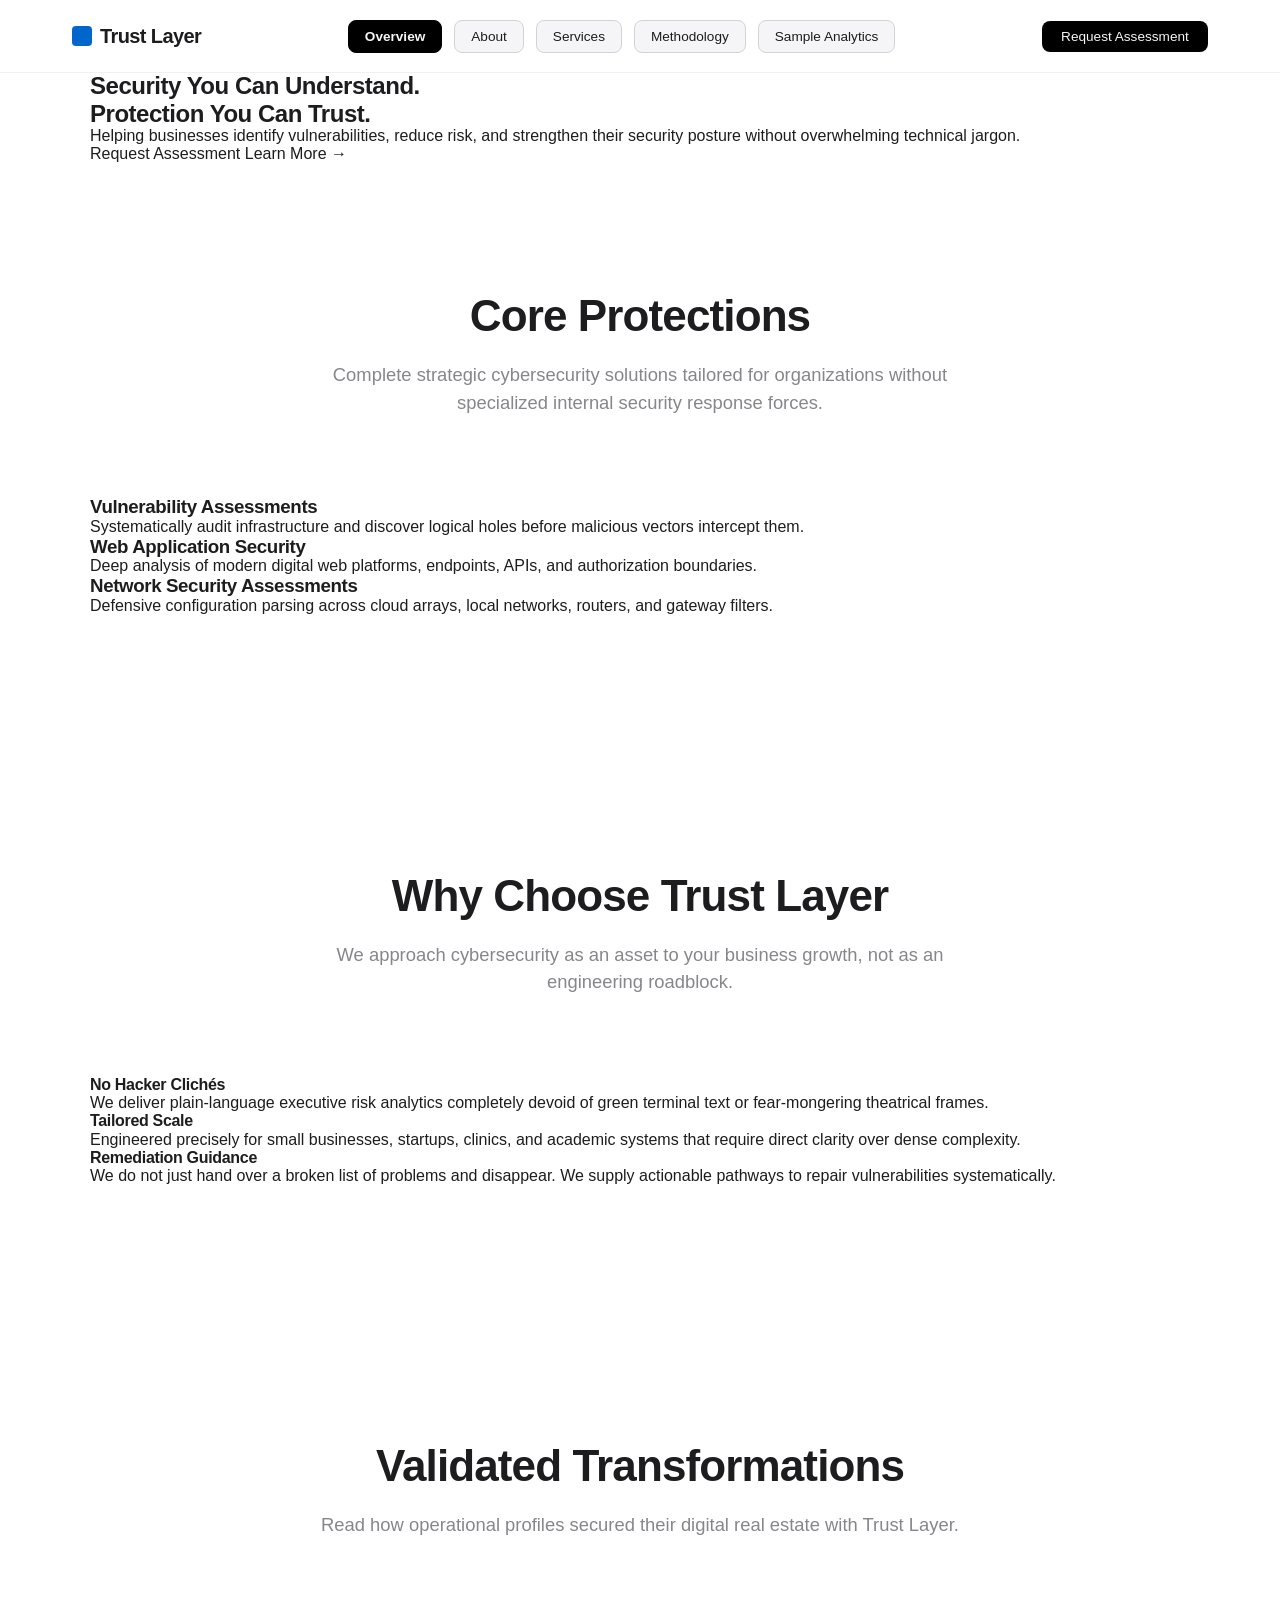
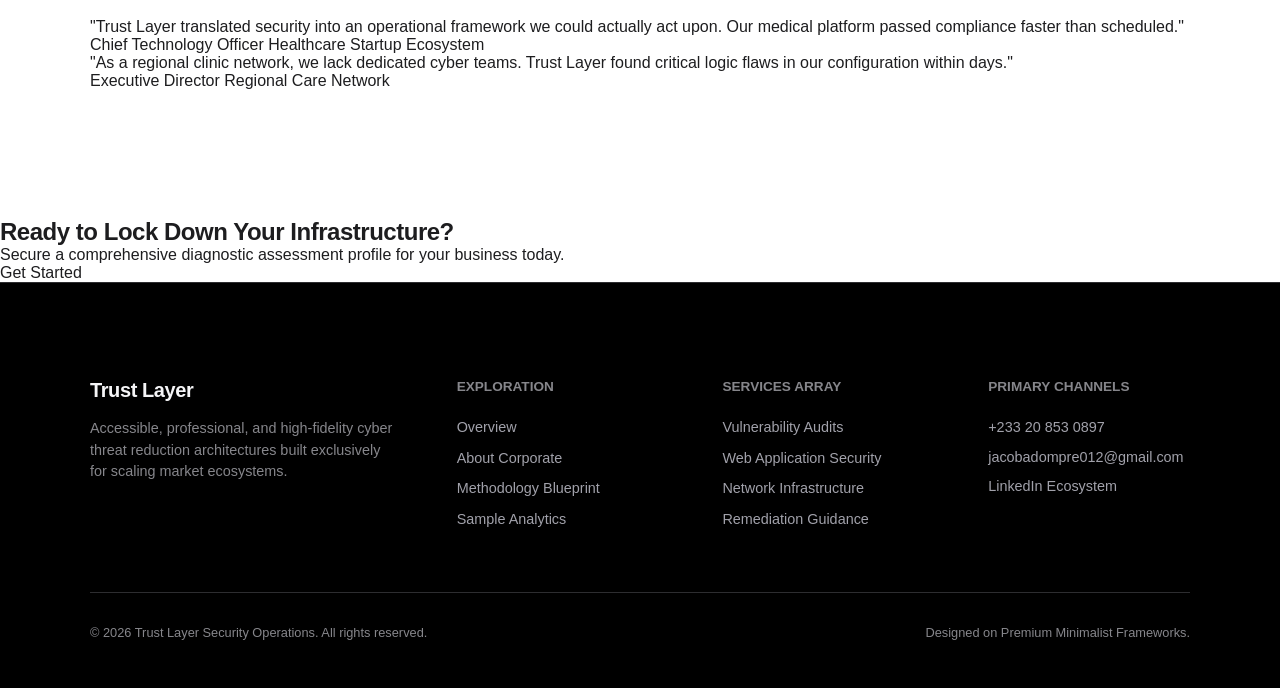
<file: index.html>
<!DOCTYPE html>
<html lang="en">
<head>
  <meta charset="UTF-8">
  <meta name="viewport" content="width=device-width, initial-scale=1.0">
  <title>Trust Layer | Cybersecurity Architecture</title>
  <link rel="stylesheet" href="css/style.css">
</head>
<body>

  <header class="premium-header">
    <div class="header-container">
      <a href="index.html" class="logo-zone"><div class="logo-icon"></div>Trust Layer</a>
      <nav class="nav-links" id="js-nav-menu">
        <a href="index.html" class="nav-item active">Overview</a>
        <a href="about.html" class="nav-item">About</a>
        <a href="services.html" class="nav-item">Services</a>
        <a href="methodology.html" class="nav-item">Methodology</a>
        <a href="reports.html" class="nav-item">Sample Analytics</a>
      </nav>
      <div><a href="contact.html" class="nav-cta">Request Assessment</a></div>
    </div>
  </header>

  <main>
    <section class="hero-section">
      <div class="content-container">
        <h1>Security You Can Understand.<br>Protection You Can Trust.</h1>
        <p>Helping businesses identify vulnerabilities, reduce risk, and strengthen their security posture without overwhelming technical jargon.</p>
        <div class="btn-group">
          <a href="contact.html" class="btn-primary">Request Assessment</a>
          <a href="services.html" class="btn-secondary">Learn More →</a>
        </div>
      </div>
    </section>

    <section class="section-padding">
      <div class="content-container">
        <div class="center-header">
          <h2>Core Protections</h2>
          <p>Complete strategic cybersecurity solutions tailored for organizations without specialized internal security response forces.</p>
        </div>
        <div class="premium-grid">
          <div class="feature-card">
            <h3>Vulnerability Assessments</h3>
            <p>Systematically audit infrastructure and discover logical holes before malicious vectors intercept them.</p>
          </div>
          <div class="feature-card">
            <h3>Web Application Security</h3>
            <p>Deep analysis of modern digital web platforms, endpoints, APIs, and authorization boundaries.</p>
          </div>
          <div class="feature-card">
            <h3>Network Security Assessments</h3>
            <p>Defensive configuration parsing across cloud arrays, local networks, routers, and gateway filters.</p>
          </div>
        </div>
      </div>
    </section>

    <section class="section-padding dark-canvas">
      <div class="content-container">
        <div class="center-header">
          <h2>Why Choose Trust Layer</h2>
          <p>We approach cybersecurity as an asset to your business growth, not as an engineering roadblock.</p>
        </div>
        <div class="why-grid">
          <div class="why-box">
            <h4>No Hacker Clichés</h4>
            <p>We deliver plain-language executive risk analytics completely devoid of green terminal text or fear-mongering theatrical frames.</p>
          </div>
          <div class="why-box">
            <h4>Tailored Scale</h4>
            <p>Engineered precisely for small businesses, startups, clinics, and academic systems that require direct clarity over dense complexity.</p>
          </div>
          <div class="why-box">
            <h4>Remediation Guidance</h4>
            <p>We do not just hand over a broken list of problems and disappear. We supply actionable pathways to repair vulnerabilities systematically.</p>
          </div>
        </div>
      </div>
    </section>

    <section class="section-padding">
      <div class="content-container">
        <div class="center-header">
          <h2>Validated Transformations</h2>
          <p>Read how operational profiles secured their digital real estate with Trust Layer.</p>
        </div>
        <div class="testimonial-scroll">
          <div class="testimonial-card">
            <p class="testimonial-text">"Trust Layer translated security into an operational framework we could actually act upon. Our medical platform passed compliance faster than scheduled."</p>
            <div class="testimonial-author">Chief Technology Officer <span>Healthcare Startup Ecosystem</span></div>
          </div>
          <div class="testimonial-card">
            <p class="testimonial-text">"As a regional clinic network, we lack dedicated cyber teams. Trust Layer found critical logic flaws in our configuration within days."</p>
            <div class="testimonial-author">Executive Director <span>Regional Care Network</span></div>
          </div>
        </div>
      </div>
    </section>

    <div class="strip-cta">
      <h2>Ready to Lock Down Your Infrastructure?</h2>
      <p>Secure a comprehensive diagnostic assessment profile for your business today.</p>
      <a href="contact.html" class="btn-primary">Get Started</a>
    </div>
  </main>

  <footer class="premium-footer">
    <div class="footer-columns-grid">
      <div class="footer-brand">
        <h4>Trust Layer</h4>
        <p>Accessible, professional, and high-fidelity cyber threat reduction architectures built exclusively for scaling market ecosystems.</p>
      </div>
      <div class="footer-column-stack">
        <h5>Exploration</h5>
        <ul>
          <li><a href="index.html">Overview</a></li>
          <li><a href="about.html">About Corporate</a></li>
          <li><a href="methodology.html">Methodology Blueprint</a></li>
          <li><a href="reports.html">Sample Analytics</a></li>
        </ul>
      </div>
      <div class="footer-column-stack">
        <h5>Services Array</h5>
        <ul>
          <li><a href="services.html">Vulnerability Audits</a></li>
          <li><a href="services.html">Web Application Security</a></li>
          <li><a href="services.html">Network Infrastructure</a></li>
          <li><a href="services.html">Remediation Guidance</a></li>
        </ul>
      </div>
      <div class="footer-column-stack">
        <h5>Primary Channels</h5>
        <ul>
          <li><a href="tel:+233208530897">+233 20 853 0897</a></li>
          <li><p style="color: #a1a1aa; font-size: 0.9rem; margin: 0;">jacobadompre012@gmail.com</p></li>
          <li><a href="https://www.linkedin.com/in/adompre-jacob-47b8203b1?utm_source=share_via&utm_content=profile&utm_medium=member_ios" target="_blank" rel="noopener noreferrer">LinkedIn Ecosystem</a></li>
        </ul>
      </div>
    </div>
    <div class="footer-bottom-baseline">
      <p>&copy; 2026 Trust Layer Security Operations. All rights reserved.</p>
      <p>Designed on Premium Minimalist Frameworks.</p>
    </div>
  </footer>

  <script>
    const toggle = document.getElementById('js-menu-toggle');
    const menu = document.getElementById('js-nav-menu');
    if(toggle) { toggle.addEventListener('click', () => menu.classList.toggle('mobile-open')); }
  </script>
</body>
</html>
</file>
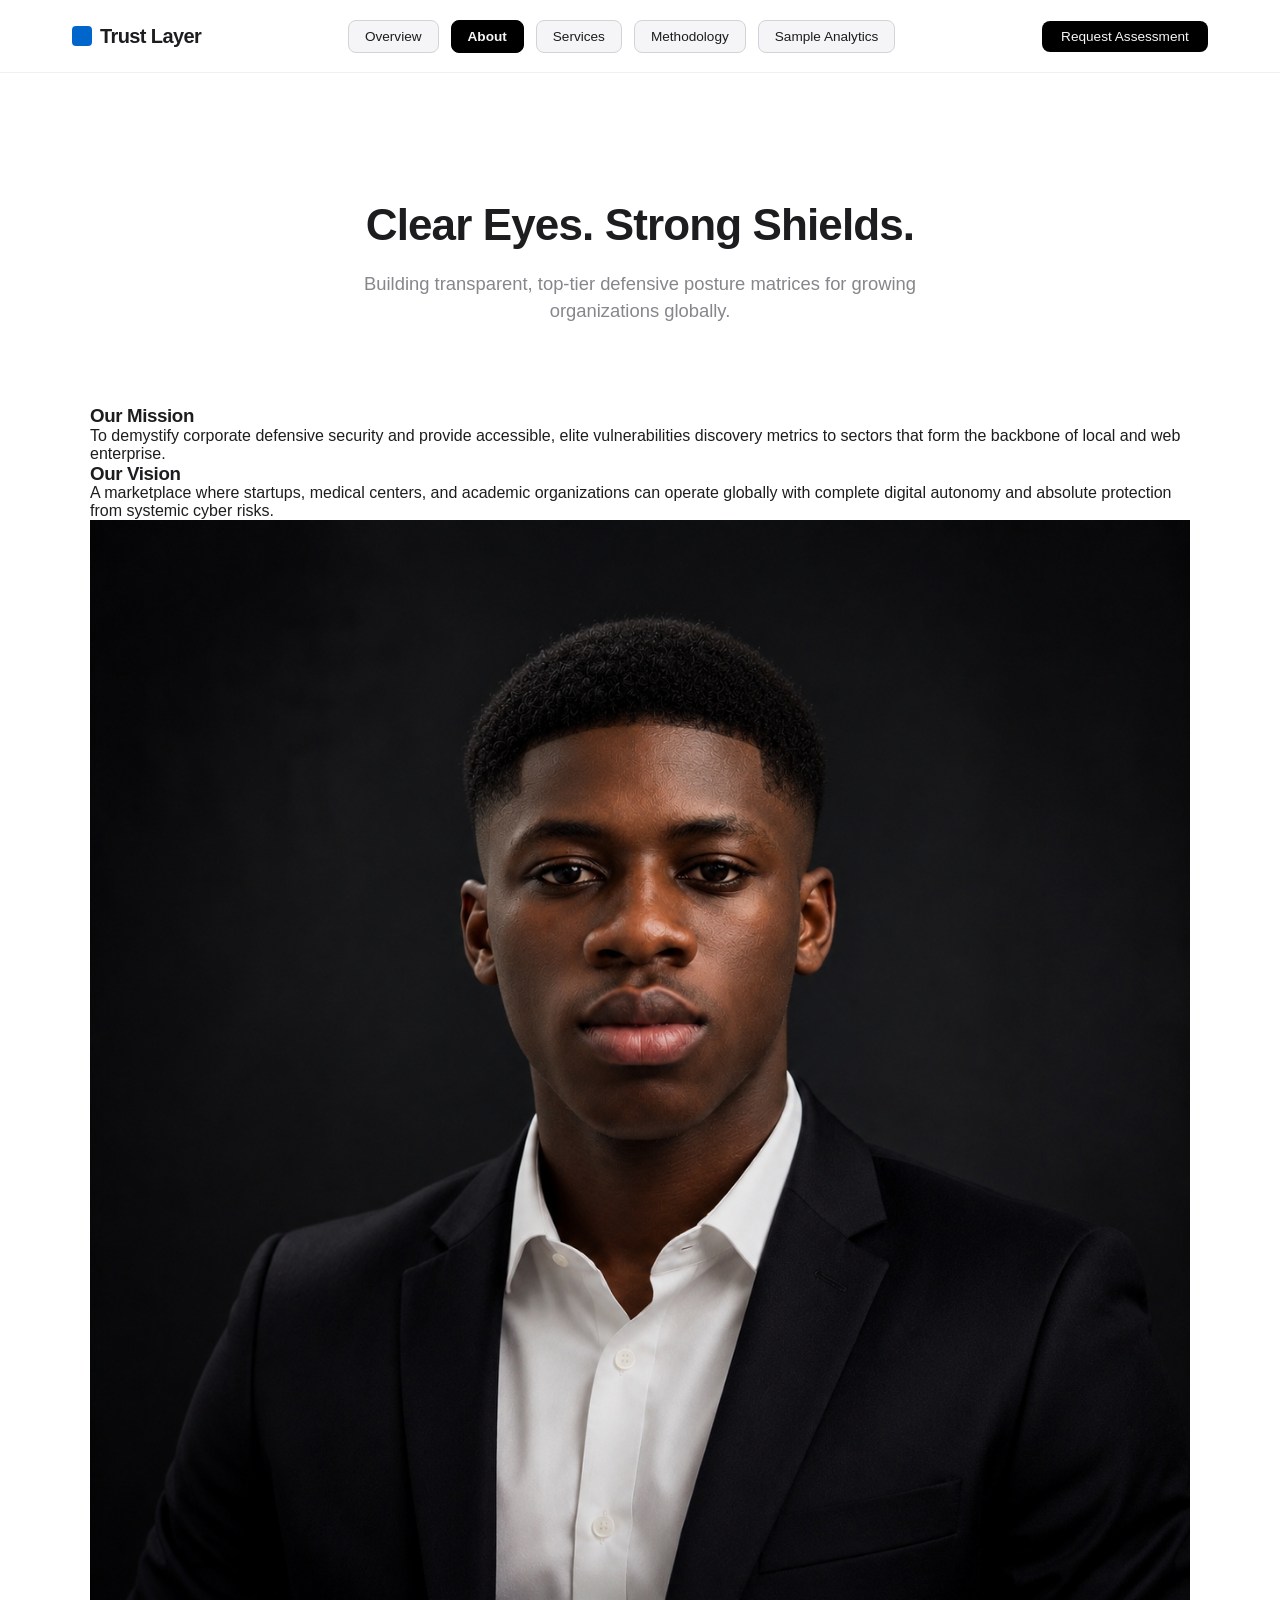
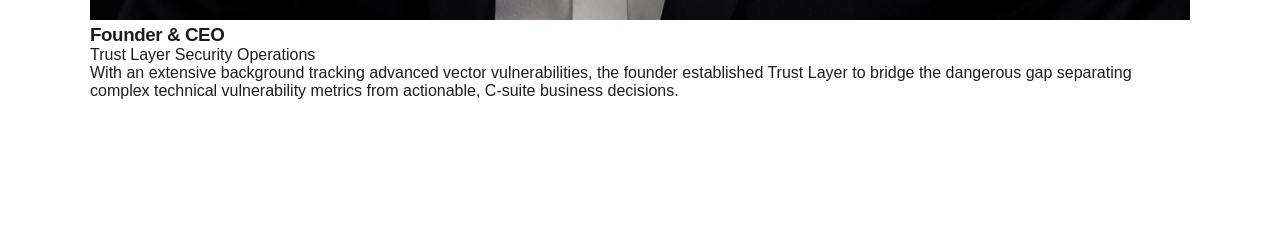
<file: about.html>
<!DOCTYPE html>
<html lang="en">
<head>
  <meta charset="UTF-8">
  <meta name="viewport" content="width=device-width, initial-scale=1.0">
  <title>About | Trust Layer</title>
  <link rel="stylesheet" href="css/style.css">
</head>
<body>
  <header class="premium-header">
    <div class="header-container">
      <a href="index.html" class="logo-zone"><div class="logo-icon"></div>Trust Layer</a>
      <nav class="nav-links">
        <a href="index.html" class="nav-item">Overview</a>
        <a href="about.html" class="nav-item active">About</a>
        <a href="services.html" class="nav-item">Services</a>
        <a href="methodology.html" class="nav-item">Methodology</a>
        <a href="reports.html" class="nav-item">Sample Analytics</a>
      </nav>
      <div><a href="contact.html" class="nav-cta">Request Assessment</a></div>
    </div>
  </header>

  <main class="section-padding">
    <div class="content-container">
      <div class="center-header">
        <h2>Clear Eyes. Strong Shields.</h2>
        <p>Building transparent, top-tier defensive posture matrices for growing organizations globally.</p>
      </div>
      
      <div class="identity-grid">
        <div class="identity-block">
          <h3>Our Mission</h3>
          <p>To demystify corporate defensive security and provide accessible, elite vulnerabilities discovery metrics to sectors that form the backbone of local and web enterprise.</p>
        </div>
        <div class="identity-block">
          <h3>Our Vision</h3>
          <p>A marketplace where startups, medical centers, and academic organizations can operate globally with complete digital autonomy and absolute protection from systemic cyber risks.</p>
        </div>
      </div>

      <div class="founder-profile">
        <!-- Replaced text placeholder with the actual image link -->
        <div class="founder-avatar">
          <img src="images/founder.png" alt="Founder & CEO" style="width: 100%; height: 100%; object-fit: cover; border-radius: inherit;">
        </div>
        <div class="founder-bio">
          <h3>Founder & CEO</h3>
          <div class="title">Trust Layer Security Operations</div>
          <p>With an extensive background tracking advanced vector vulnerabilities, the founder established Trust Layer to bridge the dangerous gap separating complex technical vulnerability metrics from actionable, C-suite business decisions.</p>
        </div>
      </div>
    </div>
  </main>
</body>
</html>
</file>
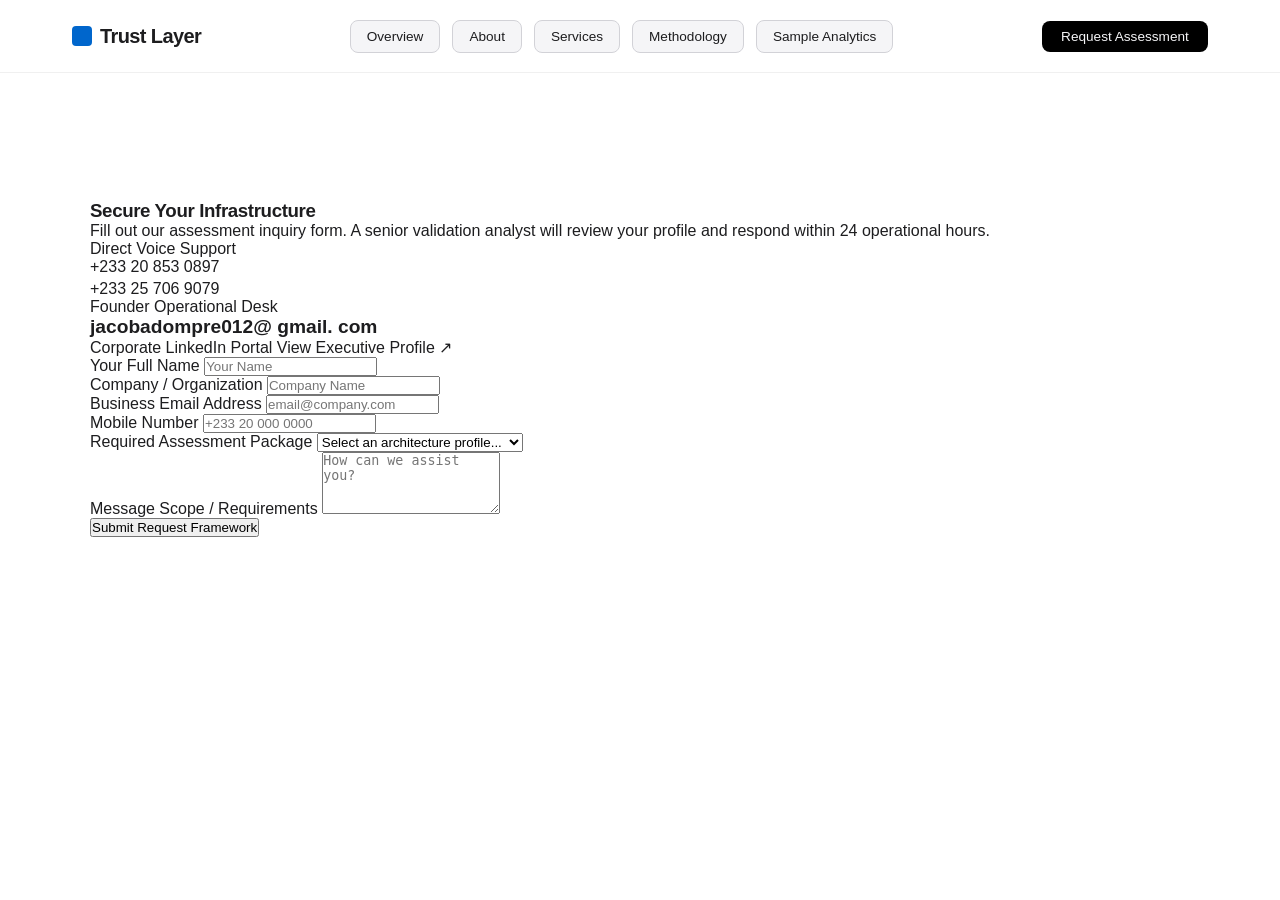
<file: contact.html>
<!DOCTYPE html>
<html lang="en">
<head>
  <meta charset="UTF-8">
  <meta name="viewport" content="width=device-width, initial-scale=1.0">
  <title>Contact | Trust Layer</title>
  <link rel="stylesheet" href="css/style.css">
</head>
<body>
  <header class="premium-header">
    <div class="header-container">
      <a href="index.html" class="logo-zone"><div class="logo-icon"></div>Trust Layer</a>
      <nav class="nav-links">
        <a href="index.html" class="nav-item">Overview</a>
        <a href="about.html" class="nav-item">About</a>
        <a href="services.html" class="nav-item">Services</a>
        <a href="methodology.html" class="nav-item">Methodology</a>
        <a href="reports.html" class="nav-item">Sample Analytics</a>
      </nav>
      <div><a href="contact.html" class="nav-cta">Request Assessment</a></div>
    </div>
  </header>

  <main class="section-padding">
    <div class="content-container">
      <div class="contact-split-view">
        <div class="contact-info-column">
          <h3>Secure Your Infrastructure</h3>
          <p>Fill out our assessment inquiry form. A senior validation analyst will review your profile and respond within 24 operational hours.</p>
          <div class="channels-stack">
            <div class="channel-node-card">
              <span>Direct Voice Support</span>
              <a href="tel:+233208530897" style="display: block; margin-bottom: 0.3rem;">+233 20 853 0897</a>
              <a href="tel:+233257069079">+233 25 706 9079</a>
            </div>
            <div class="channel-node-card">
              <span>Founder Operational Desk</span>
              <p style="font-size: 1.2rem; font-weight: 600; color: var(--text-primary); margin: 0;">jacobadompre012@ gmail. com</p>
            </div>
            <div class="channel-node-card">
              <span>Corporate LinkedIn Portal</span>
              <a href="https://www.linkedin.com/in/adompre-jacob-47b8203b1?utm_source=share_via&utm_content=profile&utm_medium=member_ios" target="_blank" rel="noopener noreferrer">View Executive Profile ↗</a>
            </div>
          </div>
        </div>

        <div class="contact-form-wrapper">
          <!-- Formspree Secure Endpoint Configuration Active -->
          <form action="https://formspree.io/f/mykqwyvg" method="POST" class="premium-form-facade">
            <div class="form-dual-row">
              <div class="field-group">
                <label for="name">Your Full Name</label>
                <input type="text" id="name" name="name" placeholder="Your Name" required>
              </div>
              <div class="field-group">
                <label for="company">Company / Organization</label>
                <input type="text" id="company" name="company" placeholder="Company Name" required>
              </div>
            </div>
            <div class="form-dual-row">
              <div class="field-group">
                <label for="email">Business Email Address</label>
                <input type="email" id="email" name="email" placeholder="email@company.com" required>
              </div>
              <div class="field-group">
                <label for="phone">Mobile Number</label>
                <input type="tel" id="phone" name="phone" placeholder="+233 20 000 0000">
              </div>
            </div>
            <div class="field-group">
              <label for="service">Required Assessment Package</label>
              <select id="service" name="service_needed" required>
                <option value="" disabled selected>Select an architecture profile...</option>
                <option value="Vulnerability Assessments">Vulnerability Assessments</option>
                <option value="Web Application Security">Web Application Security</option>
                <option value="Network Security Assessments">Network Security Assessments</option>
                <option value="Security Consulting">Security Consulting</option>
                <option value="Remediation Guidance">Remediation Guidance</option>
              </select>
            </div>
            <div class="field-group">
              <label for="message">Message Scope / Requirements</label>
              <textarea id="message" name="message" rows="4" placeholder="How can we assist you?" required></textarea>
            </div>
            
            <!-- Anti-Bot Honeypot Field Trap: Hidden from humans, trips up scraping scripts -->
            <input type="text" name="_gotcha" style="display:none">

            <button type="submit" class="submit-btn">Submit Request Framework</button>
          </form>
        </div>
      </div>
    </div>
  </main>
</body>
</html>
</file>
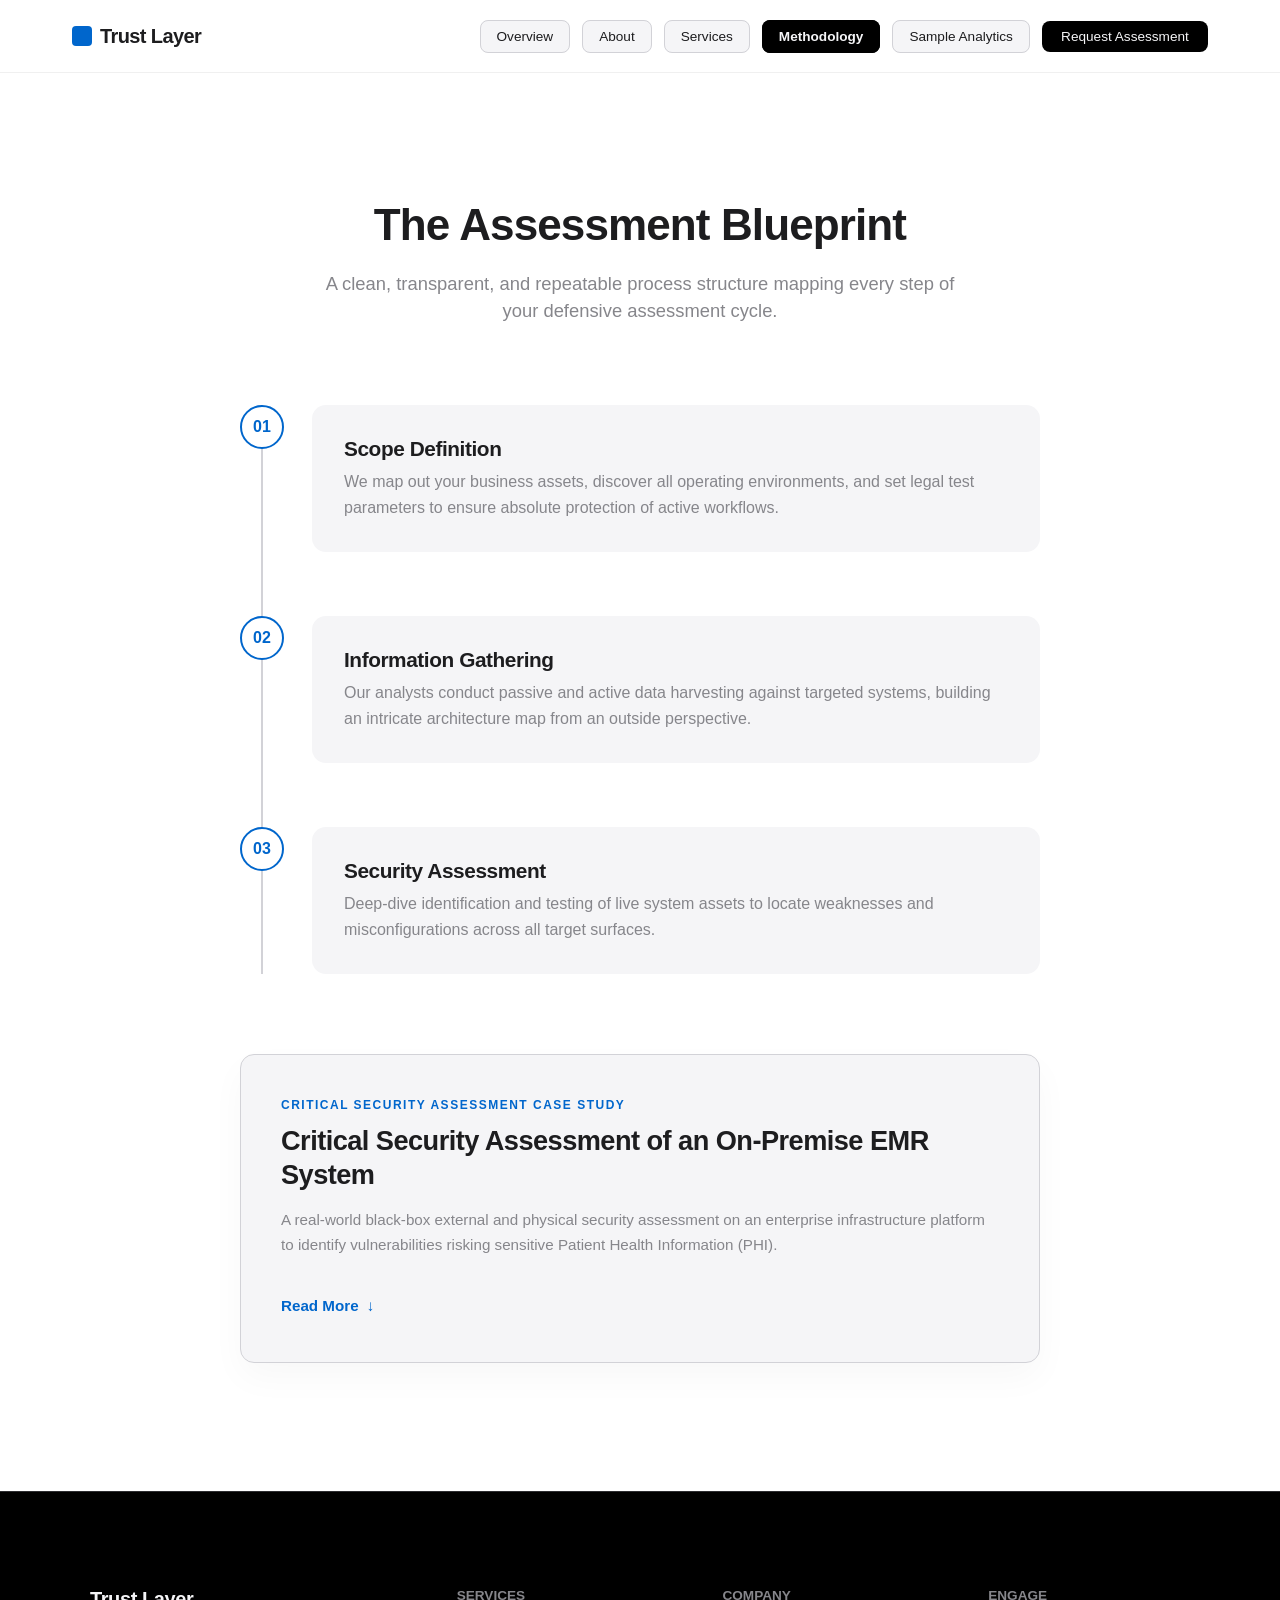
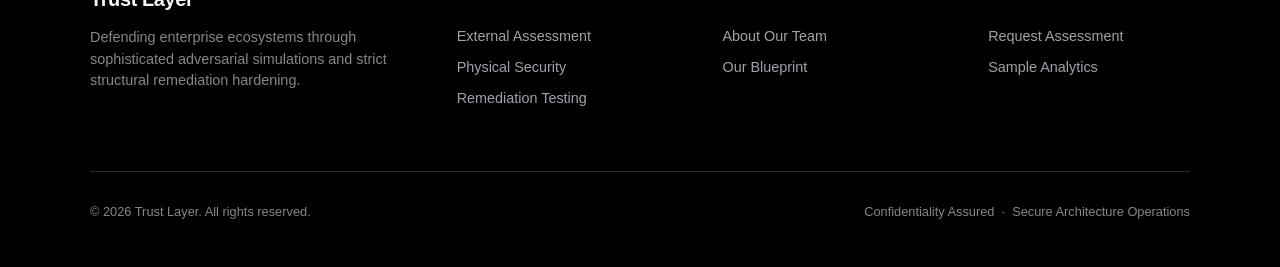
<file: methodology.html>
<!DOCTYPE html>
<html lang="en">
<head>
  <meta charset="UTF-8">
  <meta name="viewport" content="width=device-width, initial-scale=1.0">
  <title>Methodology | Trust Layer</title>
  <link rel="stylesheet" href="css/style.css">
</head>
<body>

  <header class="premium-header">
    <div class="header-container">
      <a href="index.html" class="logo-zone">
        <div class="logo-icon"></div>
        <span>Trust Layer</span>
      </a>
      <nav>
        <ul class="nav-links">
          <li><a href="index.html" class="nav-item">Overview</a></li>
          <li><a href="about.html" class="nav-item">About</a></li>
          <li><a href="services.html" class="nav-item">Services</a></li>
          <li><a href="methodology.html" class="nav-item active">Methodology</a></li>
          <li><a href="reports.html" class="nav-item">Sample Analytics</a></li>
          <li><a href="contact.html" class="nav-cta">Request Assessment</a></li>
        </ul>
      </nav>
    </div>
  </header>

  <main class="section-padding">
    <div class="content-container">
      
      <div class="center-header">
        <h2>The Assessment Blueprint</h2>
        <p>A clean, transparent, and repeatable process structure mapping every step of your defensive assessment cycle.</p>
      </div>

      <div class="timeline-container">
        
        <div class="timeline-event-node">
          <div class="timeline-step-badge">01</div>
          <div class="timeline-payload-card">
            <h3>Scope Definition</h3>
            <p>We map out your business assets, discover all operating environments, and set legal test parameters to ensure absolute protection of active workflows.</p>
          </div>
        </div>

        <div class="timeline-event-node">
          <div class="timeline-step-badge">02</div>
          <div class="timeline-payload-card">
            <h3>Information Gathering</h3>
            <p>Our analysts conduct passive and active data harvesting against targeted systems, building an intricate architecture map from an outside perspective.</p>
          </div>
        </div>

        <div class="timeline-event-node">
          <div class="timeline-step-badge">03</div>
          <div class="timeline-payload-card">
            <h3>Security Assessment</h3>
            <p>Deep-dive identification and testing of live system assets to locate weaknesses and misconfigurations across all target surfaces.</p>
          </div>
        </div>

      </div>

      <div class="case-study-card">
        <div class="case-study-header">
          <span class="case-tag">Critical Security Assessment Case Study</span>
          <h3>Critical Security Assessment of an On-Premise EMR System</h3>
          <p class="case-teaser">
            A real-world black-box external and physical security assessment on an enterprise infrastructure platform to identify vulnerabilities risking sensitive Patient Health Information (PHI).
          </p>
        </div>

        <div class="case-study-dropdown">
          <div class="dropdown-inner-content">
            
            <div class="meta-info-grid">
              <div>
                <strong>Target Infrastructure:</strong>
                <p>On-Premise Enterprise Electronic Medical Record (EMR) Facility Server.</p>
              </div>
              <div>
                <strong>The Objective:</strong>
                <p>Conduct a black-box external and physical security assessment to identify vulnerabilities risking sensitive Patient Health Information (PHI).</p>
              </div>
            </div>

            <hr class="case-divider">

            <h4>Key Discoveries & Impact</h4>
            <ul class="discoveries-list">
              <li>
                <strong>Broken Authentication & Uncapped Brute-Force:</strong> 
                The system authenticated users even when username capitalization was incorrect, exposing a flawed backend validation logic. Because password attempts were infinite (zero rate-limiting), the platform was entirely vulnerable to high-speed, automated brute-force attacks.
              </li>
              <li>
                <strong>Cryptographic & Session Persistence Exploits:</strong> 
                With brief physical machine access, testers easily exported client-side authentication certificates directly from the browser. These certificates lacked machine-binding, allowing attackers to clone them and gain persistent remote access from any external device globally.
              </li>
              <li>
                <strong>Absent Audit Logging:</strong> 
                The system failed to log remote authentication events on the central server. User sessions were only visible via local machine states, completely blinding the organization's security team to active network intrusions.
              </li>
            </ul>

            <hr class="case-divider">

            <h4>The Remediation (Our Fix)</h4>
            <ul class="remediation-list">
              <li>
                <strong>Brute-Force & Access Hardening:</strong> 
                Enforced strict, case-sensitive username validation and implemented rate-limiting with account lockouts after 5 failed login attempts.
              </li>
              <li>
                <strong>Cryptographic Hardening:</strong> 
                Reconfigured certificate deployment to utilize non-exportable private keys tied to specific workstation hardware security modules (TPM).
              </li>
              <li>
                <strong>Centralized Logging:</strong> 
                Integrated comprehensive logging to track all authentication traffic instantly across the entire on-premise network infrastructure.
              </li>
            </ul>

          </div>
        </div>

        <button class="read-more-toggle" onclick="toggleCaseStudy()">
          <span class="btn-text">Read More</span>
          <span class="btn-icon">↓</span>
        </button>
      </div>

    </div>
  </main>

  <footer class="premium-footer">
    <div class="footer-columns-grid">
      <div class="footer-brand">
        <h4>Trust Layer</h4>
        <p>Defending enterprise ecosystems through sophisticated adversarial simulations and strict structural remediation hardening.</p>
      </div>
      <div class="footer-column-stack">
        <h5>Services</h5>
        <ul>
          <li><a href="services.html">External Assessment</a></li>
          <li><a href="services.html">Physical Security</a></li>
          <li><a href="services.html">Remediation Testing</a></li>
        </ul>
      </div>
      <div class="footer-column-stack">
        <h5>Company</h5>
        <ul>
          <li><a href="about.html">About Our Team</a></li>
          <li><a href="methodology.html">Our Blueprint</a></li>
        </ul>
      </div>
      <div class="footer-column-stack">
        <h5>Engage</h5>
        <ul>
          <li><a href="contact.html">Request Assessment</a></li>
          <li><a href="reports.html">Sample Analytics</a></li>
        </ul>
      </div>
    </div>
    <div class="footer-bottom-baseline">
      <p>&copy; 2026 Trust Layer. All rights reserved.</p>
      <p>Confidentiality Assured &nbsp;&middot;&nbsp; Secure Architecture Operations</p>
    </div>
  </footer>

  <script>
    function toggleCaseStudy() {
      const card = document.querySelector('.case-study-card');
      const btnText = document.querySelector('.read-more-toggle .btn-text');
      
      card.classList.toggle('is-open');
      
      if (card.classList.contains('is-open')) {
        btnText.textContent = 'Collapse Case Study';
      } else {
        btnText.textContent = 'Read More';
      }
    }
  </script>
</body>
</html>
</file>
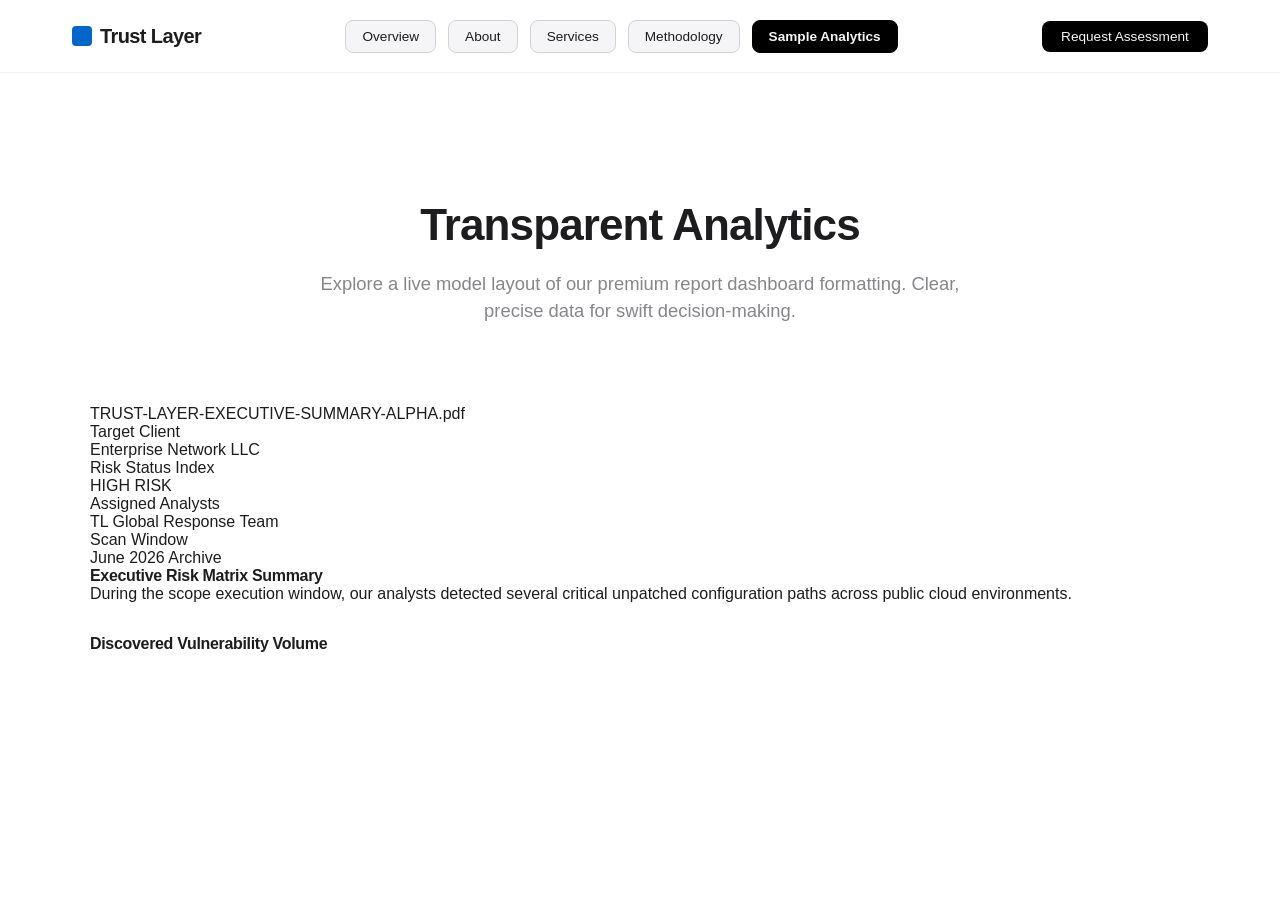
<file: reports.html>
<!DOCTYPE html>
<html lang="en">
<head>
  <meta charset="UTF-8">
  <meta name="viewport" content="width=device-width, initial-scale=1.0">
  <title>Sample Reports | Trust Layer</title>
  <link rel="stylesheet" href="css/style.css">
</head>
<body>
  <header class="premium-header">
    <div class="header-container">
      <a href="index.html" class="logo-zone"><div class="logo-icon"></div>Trust Layer</a>
      <nav class="nav-links">
        <a href="index.html" class="nav-item">Overview</a>
        <a href="about.html" class="nav-item">About</a>
        <a href="services.html" class="nav-item">Services</a>
        <a href="methodology.html" class="nav-item">Methodology</a>
        <a href="reports.html" class="nav-item active">Sample Analytics</a>
      </nav>
      <div><a href="contact.html" class="nav-cta">Request Assessment</a></div>
    </div>
  </header>

  <main class="section-padding">
    <div class="content-container">
      <div class="center-header">
        <h2>Transparent Analytics</h2>
        <p>Explore a live model layout of our premium report dashboard formatting. Clear, precise data for swift decision-making.</p>
      </div>

      <div class="report-mock-window">
        <div class="mock-header-bar">
          <div class="mock-dot"></div><div class="mock-dot"></div><div class="mock-dot"></div>
          <div class="mock-window-title">TRUST-LAYER-EXECUTIVE-SUMMARY-ALPHA.pdf</div>
        </div>
        <div class="mock-body-content">
          <div class="report-meta-grid">
            <div class="meta-data-cell"><span>Target Client</span><p>Enterprise Network LLC</p></div>
            <div class="meta-data-cell"><span>Risk Status Index</span><p class="severity-pill-critical">HIGH RISK</p></div>
            <div class="meta-data-cell"><span>Assigned Analysts</span><p>TL Global Response Team</p></div>
            <div class="meta-data-cell"><span>Scan Window</span><p>June 2026 Archive</p></div>
          </div>
          <div class="findings-breakdown-box">
            <h4>Executive Risk Matrix Summary</h4>
            <p style="margin-bottom: 2rem;">During the scope execution window, our analysts detected several critical unpatched configuration paths across public cloud environments.</p>
            <h4>Discovered Vulnerability Volume</h4>
            <div class="severity-bar-chart"><div class="bar-crit"></div><div class="bar-high"></div><div class="bar-med"></div><div class="bar-low"></div></div>
          </div>
        </div>
      </div>
    </div>
  </main>
</body>
</html>
</file>
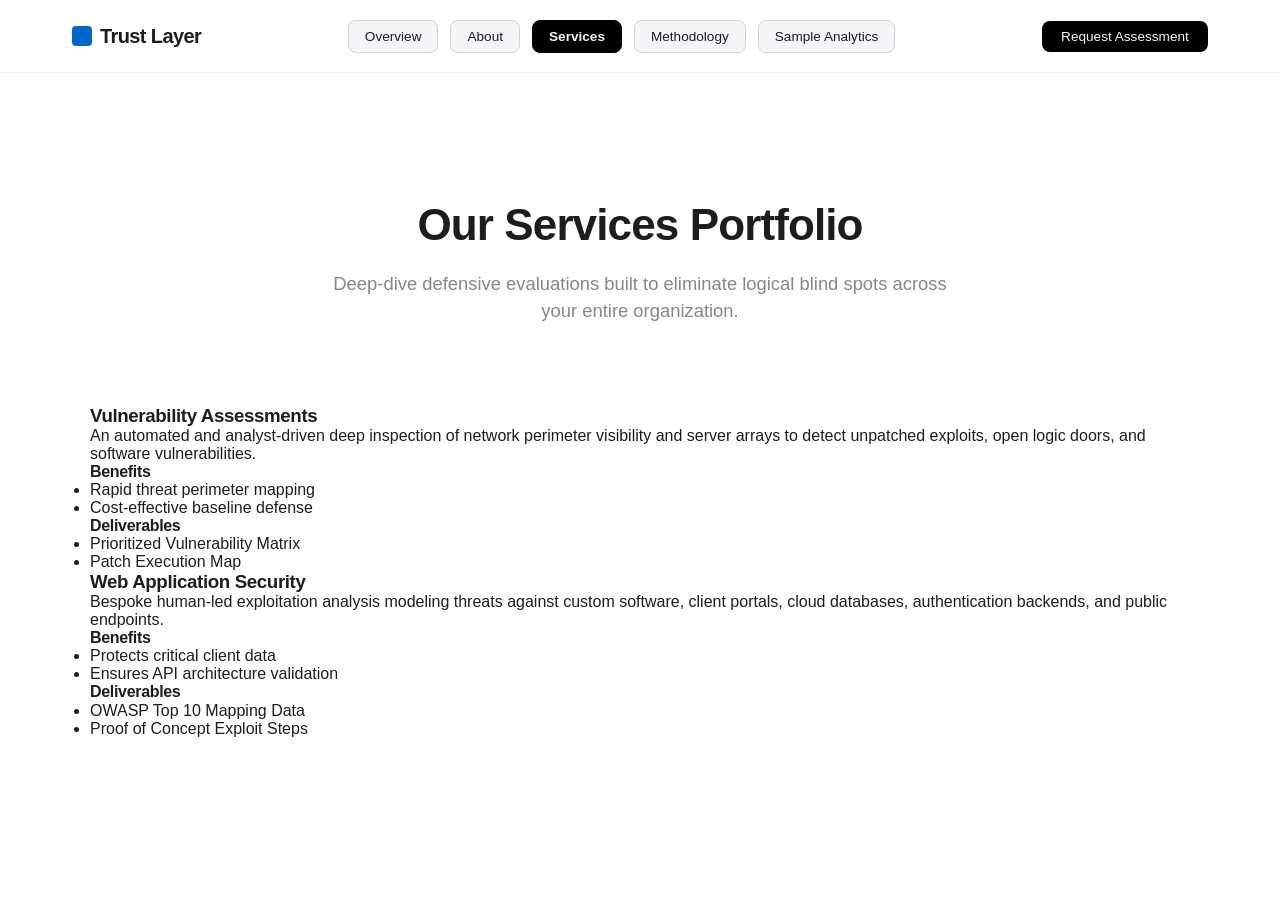
<file: services.html>
<!DOCTYPE html>
<html lang="en">
<head>
  <meta charset="UTF-8">
  <meta name="viewport" content="width=device-width, initial-scale=1.0">
  <title>Services | Trust Layer</title>
  <link rel="stylesheet" href="css/style.css">
</head>
<body>
  <header class="premium-header">
    <div class="header-container">
      <a href="index.html" class="logo-zone"><div class="logo-icon"></div>Trust Layer</a>
      <nav class="nav-links">
        <a href="index.html" class="nav-item">Overview</a>
        <a href="about.html" class="nav-item">About</a>
        <a href="services.html" class="nav-item active">Services</a>
        <a href="methodology.html" class="nav-item">Methodology</a>
        <a href="reports.html" class="nav-item">Sample Analytics</a>
      </nav>
      <div><a href="contact.html" class="nav-cta">Request Assessment</a></div>
    </div>
  </header>

  <main class="section-padding">
    <div class="content-container">
      <div class="center-header">
        <h2>Our Services Portfolio</h2>
        <p>Deep-dive defensive evaluations built to eliminate logical blind spots across your entire organization.</p>
      </div>

      <div class="deep-services-stack">
        <div class="service-detailed-node">
          <div class="service-main-row">
            <div class="service-left">
              <h3>Vulnerability Assessments</h3>
              <p>An automated and analyst-driven deep inspection of network perimeter visibility and server arrays to detect unpatched exploits, open logic doors, and software vulnerabilities.</p>
            </div>
            <div class="service-right-metrics">
              <div class="sub-metric-card">
                <h4>Benefits</h4>
                <ul><li>Rapid threat perimeter mapping</li><li>Cost-effective baseline defense</li></ul>
              </div>
              <div class="sub-metric-card">
                <h4>Deliverables</h4>
                <ul><li>Prioritized Vulnerability Matrix</li><li>Patch Execution Map</li></ul>
              </div>
            </div>
          </div>
        </div>

        <div class="service-detailed-node">
          <div class="service-main-row">
            <div class="service-left">
              <h3>Web Application Security</h3>
              <p>Bespoke human-led exploitation analysis modeling threats against custom software, client portals, cloud databases, authentication backends, and public endpoints.</p>
            </div>
            <div class="service-right-metrics">
              <div class="sub-metric-card">
                <h4>Benefits</h4>
                <ul><li>Protects critical client data</li><li>Ensures API architecture validation</li></ul>
              </div>
              <div class="sub-metric-card">
                <h4>Deliverables</h4>
                <ul><li>OWASP Top 10 Mapping Data</li><li>Proof of Concept Exploit Steps</li></ul>
              </div>
            </div>
          </div>
        </div>
      </div>
    </div>
  </main>
</body>
</html>
</file>
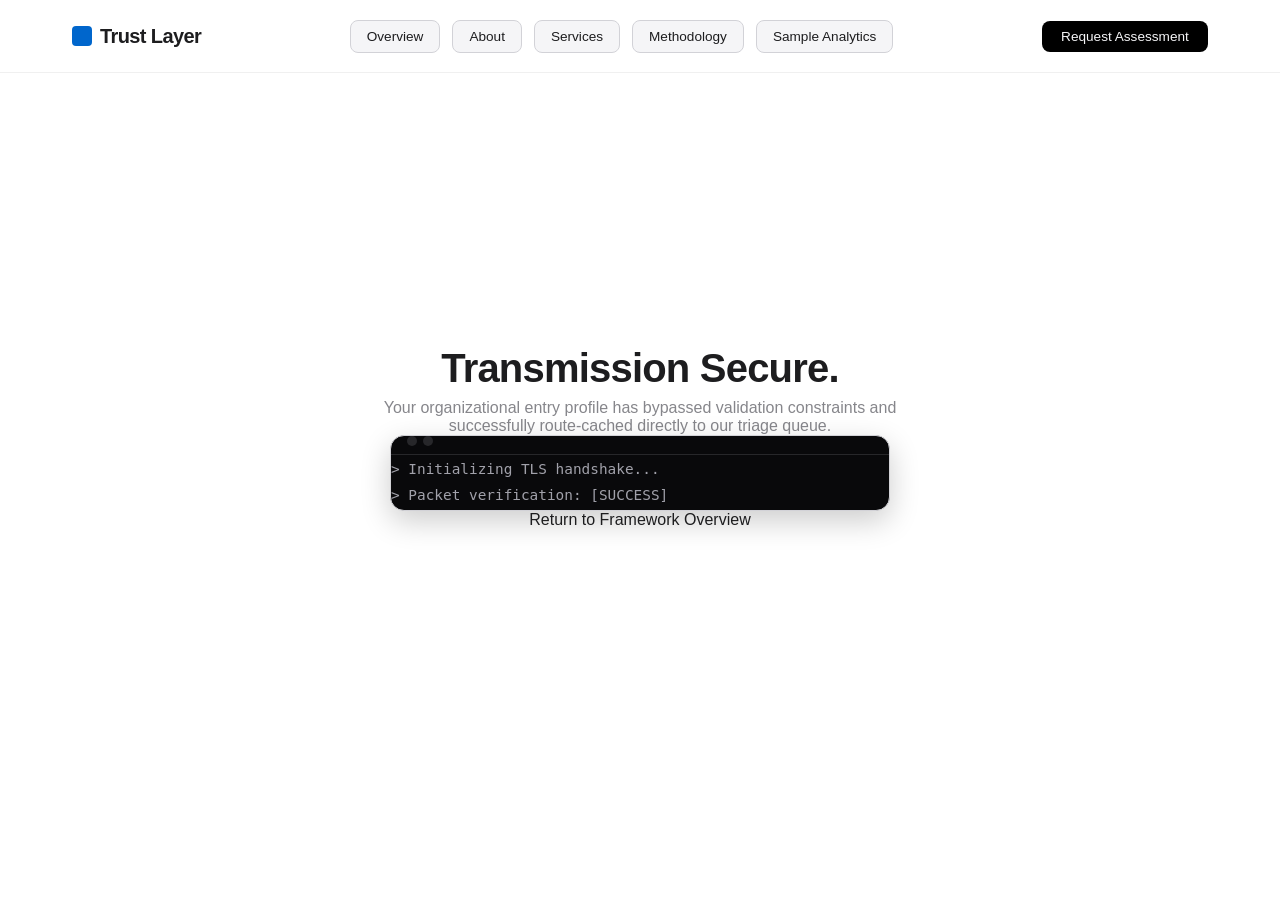
<file: thankyou.html>
<!DOCTYPE html>
<html lang="en">
<head>
  <meta charset="UTF-8">
  <meta name="viewport" content="width=device-width, initial-scale=1.0">
  <title>Transmission Received | Trust Layer</title>
  <link rel="stylesheet" href="css/style.css">
  <style>
    /* Instant local layout overrides for the thank you interactive state */
    .thank-you-canvas {
      min-height: 70vh;
      display: flex;
      flex-direction: column;
      align-items: center;
      justify-content: center;
      text-align: center;
      padding: var(--space-xl) var(--space-m);
    }
    
    .status-radar {
      position: relative;
      width: 100px;
      height: 100px;
      margin-bottom: var(--space-l);
    }

    .radar-circle {
      position: absolute;
      width: 100%;
      height: 100%;
      border: 2px solid var(--accent-primary);
      border-radius: 50%;
      opacity: 0;
      animation: radarPulse 2.5s infinite ease-out;
    }

    .radar-circle:nth-child(2) {
      animation-delay: 0.8s;
    }

    .radar-circle:nth-child(3) {
      animation-delay: 1.6s;
    }

    .radar-core {
      position: absolute;
      top: 50%;
      left: 50%;
      transform: translate(-50%, -50%);
      width: 24px;
      height: 24px;
      background: var(--accent-primary);
      border-radius: 50%;
      box-shadow: 0 0 20px var(--accent-primary);
    }

    .interactive-terminal {
      background: #09090b;
      border: 1px solid var(--border-color);
      border-radius: var(--radius-premium);
      padding: var(--space-m) var(--space-l);
      max-width: 500px;
      width: 100%;
      font-family: monospace;
      text-align: left;
      margin: var(--space-l) 0;
      box-shadow: 0 10px 30px rgba(0,0,0,0.2);
    }

    .terminal-header {
      display: flex;
      gap: 6px;
      margin-bottom: var(--space-s);
      border-bottom: 1px solid #27272a;
      padding-bottom: 8px;
    }

    .dot {
      width: 10px;
      height: 10px;
      border-radius: 50%;
      background: #27272a;
    }
    .dot.active { background: var(--accent-primary); }

    .terminal-row {
      color: #a1a1aa;
      font-size: 0.9rem;
      line-height: 1.5;
      margin: 4px 0;
    }

    @keyframes radarPulse {
      0% { transform: scale(0.2); opacity: 0.8; }
      100% { transform: scale(1.2); opacity: 0; }
    }
  </style>
</head>
<body>

  <header class="premium-header">
    <div class="header-container">
      <a href="index.html" class="logo-zone"><div class="logo-icon"></div>Trust Layer</a>
      <nav class="nav-links">
        <a href="index.html" class="nav-item">Overview</a>
        <a href="about.html" class="nav-item">About</a>
        <a href="services.html" class="nav-item">Services</a>
        <a href="methodology.html" class="nav-item">Methodology</a>
        <a href="reports.html" class="nav-item">Sample Analytics</a>
      </nav>
      <div><a href="contact.html" class="nav-cta">Request Assessment</a></div>
    </div>
  </header>

  <main class="thank-you-canvas">
    <!-- Animated Interactive Radar Pulse -->
    <div class="status-radar">
      <div class="radar-circle"></div>
      <div class="radar-circle"></div>
      <div class="radar-circle"></div>
      <div class="radar-core"></div>
    </div>

    <h2 style="font-size: 2.5rem; margin-bottom: 0.5rem;">Transmission Secure.</h2>
    <p style="color: var(--text-secondary); max-width: 600px;">Your organizational entry profile has bypassed validation constraints and successfully route-cached directly to our triage queue.</p>

    <!-- Simulated Intake Logs (Updates via JS on Load) -->
    <div class="interactive-terminal">
      <div class="terminal-header">
        <div class="dot active"></div>
        <div class="dot"></div>
        <div class="dot"></div>
      </div>
      <div class="terminal-row" id="log-1">> Initializing TLS handshake...</div>
      <div class="terminal-row" id="log-2" style="display:none">> Packet verification: [SUCCESS]</div>
      <div class="terminal-row" id="log-3" style="display:none">> Profiling operational scope matrix...</div>
      <div class="terminal-row" id="log-4" style="display:none">> Routing directly to founder workspace dashboard...</div>
      <div class="terminal-row" id="log-5" style="display:none" style="color: var(--accent-primary);">> Status: Awaiting human triage (ETA &lt; 24h)</div>
    </div>

    <a href="index.html" class="btn-secondary" style="margin-top: var(--space-m);">Return to Framework Overview</a>
  </main>

  <!-- Interactive Terminal Simulator Script -->
  <script>
    document.addEventListener("DOMContentLoaded", () => {
      const showLog = (id, delay) => {
        setTimeout(() => {
          const el = document.getElementById(id);
          if(el) el.style.display = "block";
        }, delay);
      };

      // Stagger outputs to mimic real-time processing mechanics
      showLog("log-2", 800);
      showLog("log-3", 1600);
      showLog("log-4", 2400);
      showLog("log-5", 3200);
    });
  </script>
</body>
</html>
</file>
<file: css/style.css>
/* ==========================================================================
   DESIGN SYSTEM & VARIABLES (Apple-Inspired Architecture)
   ========================================================================== */
:root {
  --bg-primary: #ffffff;
  --bg-secondary: #f5f5f7;
  --bg-dark: #000000;
  --bg-dark-card: #121214;
  --text-primary: #1d1d1f;
  --text-secondary: #86868b;
  --text-light: #f5f5f7;
  --accent-blue: #0066cc;
  --accent-blue-hover: #004499;
  --border-color: #d2d2d7;
  --border-dark: #2d2d30;
  --radius-premium: 14px;
  --transition-smooth: all 0.5s cubic-bezier(0.16, 1, 0.3, 1);
  --font-stack: -apple-system, BlinkMacSystemFont, "Segoe UI", Roboto, Helvetica, Arial, sans-serif;
}

* {
  box-sizing: border-box;
  margin: 0;
  padding: 0;
}

html {
  font-family: var(--font-stack);
  background-color: var(--bg-primary);
  color: var(--text-primary);
  scroll-behavior: smooth;
  -webkit-font-smoothing: antialiased;
  overflow-x: hidden;
}

body {
  overflow-x: hidden;
  padding-top: 4.5rem;
}

h1, h2, h3, h4 {
  font-weight: 700;
  letter-spacing: -0.02em;
  line-height: 1.15;
}

a {
  text-decoration: none;
  color: inherit;
  transition: var(--transition-smooth);
}

/* ==========================================================================
   GLOBAL STRUCTURED HEADER
   ========================================================================== */
.premium-header {
  position: fixed;
  top: 0;
  width: 100%;
  z-index: 1000;
  background: rgba(255, 255, 255, 0.85);
  backdrop-filter: blur(20px);
  -webkit-backdrop-filter: blur(20px);
  border-bottom: 1px solid rgba(0, 0, 0, 0.06);
}

.header-container {
  max-width: 1200px;
  margin: 0 auto;
  padding: 0 2rem;
  height: 4.5rem;
  display: flex;
  align-items: center;
  justify-content: space-between;
  gap: 1.5rem;
}

.logo-zone {
  display: flex;
  align-items: center;
  gap: 0.5rem;
  font-size: 1.25rem;
  font-weight: 700;
  letter-spacing: -0.03em;
  color: var(--text-primary);
  flex-shrink: 0;
}

.logo-icon {
  width: 1.25rem;
  height: 1.25rem;
  background: var(--accent-blue);
  border-radius: 4px;
}

.nav-links {
  display: flex !important;
  flex-direction: row !important;
  gap: 0.75rem;
  align-items: center;
  list-style: none;
}

.nav-item {
  font-size: 0.85rem;
  font-weight: 500;
  color: var(--text-primary);
  background: var(--bg-secondary);
  padding: 0.5rem 1rem;
  border-radius: 8px;
  border: 1px solid var(--border-color);
  transition: all 0.2s cubic-bezier(0.16, 1, 0.3, 1);
  white-space: nowrap;
}

.nav-item:hover {
  background: #ffffff;
  color: var(--accent-blue);
  border-color: var(--accent-blue);
  box-shadow: 0 2px 8px rgba(0, 102, 204, 0.08);
}

.nav-item.active {
  background: var(--bg-dark) !important;
  color: var(--text-light) !important;
  border-color: var(--bg-dark) !important;
  font-weight: 600;
}

.nav-cta {
  background: var(--bg-dark);
  color: var(--text-light);
  padding: 0.5rem 1.2rem;
  border-radius: 8px;
  font-size: 0.85rem;
  font-weight: 500;
  transition: all 0.2s ease;
  white-space: nowrap;
  flex-shrink: 0;
}

.nav-cta:hover {
  background: var(--accent-blue);
  color: #ffffff;
}

.menu-toggle {
  display: none !important;
}

/* ==========================================================================
   UNIVERSAL SECTIONS DESIGNS
   ========================================================================== */
.section-padding {
  padding: 8rem 2rem;
}

.content-container {
  max-width: 1100px;
  margin: 0 auto;
}

.center-header {
  text-align: center;
  max-width: 650px;
  margin: 0 auto 5rem auto;
}

.center-header h2 {
  font-size: 2.75rem;
  margin-bottom: 1.2rem;
}

.center-header p {
  font-size: 1.15rem;
  color: var(--text-secondary);
  line-height: 1.5;
}

/* ==========================================================================
   METHODOLOGY CHRONO TIMELINE
   ========================================================================== */
.timeline-container {
  position: relative;
  max-width: 800px;
  margin: 0 auto;
}

.timeline-container::before {
  content: "";
  position: absolute;
  left: 21px;
  top: 0;
  width: 2px;
  height: 100%;
  background: var(--border-color);
}

.timeline-event-node:last-child {
  margin-bottom: 0;
}

.timeline-event-node {
  position: relative;
  padding-left: 4.5rem;
  margin-bottom: 4rem;
}

.timeline-step-badge {
  position: absolute;
  left: 0;
  top: 0;
  width: 44px;
  height: 44px;
  border-radius: 50%;
  background: var(--bg-primary);
  border: 2px solid var(--accent-blue);
  display: flex;
  align-items: center;
  justify-content: center;
  font-weight: 700;
  color: var(--accent-blue);
  z-index: 2;
}

.timeline-payload-card {
  background: var(--bg-secondary);
  padding: 2rem;
  border-radius: var(--radius-premium);
  transition: var(--transition-smooth);
}

.timeline-payload-card:hover {
  transform: translateY(-2px);
  box-shadow: 0 10px 30px rgba(0, 0, 0, 0.04);
}

.timeline-payload-card h3 {
  font-size: 1.3rem;
  margin-bottom: 0.5rem;
}

.timeline-payload-card p {
  color: var(--text-secondary);
  line-height: 1.6;
}

/* ==========================================================================
   INTERACTIVE CASE STUDY COMPONENT (ACCORDION DRAWER WITH SCROLL FIX)
   ========================================================================== */
.case-study-card {
  background: var(--bg-secondary);
  border: 1px solid var(--border-color);
  border-radius: var(--radius-premium);
  padding: 2.5rem;
  max-width: 800px;
  margin: 5rem auto 0 auto;
  box-shadow: 0 15px 35px rgba(0, 0, 0, 0.03);
  text-align: left;
}

.case-tag {
  font-size: 0.75rem;
  text-transform: uppercase;
  letter-spacing: 1.5px;
  color: var(--accent-blue);
  font-weight: 600;
  display: inline-block;
  margin-bottom: 0.75rem;
}

.case-study-header h3 {
  font-size: 1.7rem;
  color: var(--text-primary);
  margin-bottom: 1rem;
  line-height: 1.25;
}

.case-teaser {
  color: var(--text-secondary);
  font-size: 0.95rem;
  line-height: 1.6;
}

.case-study-dropdown {
  max-height: 0;
  overflow-y: hidden;
  transition: max-height 0.6s cubic-bezier(0.16, 1, 0.3, 1);
}

.dropdown-inner-content {
  padding-top: 2rem;
}

.case-divider {
  border: 0;
  height: 1px;
  background: var(--border-color);
  margin: 2rem 0;
}

.meta-info-grid {
  display: grid;
  grid-template-columns: 1fr 1fr;
  gap: 2rem;
  background: rgba(0, 0, 0, 0.02);
  padding: 1.5rem;
  border-radius: 8px;
  border: 1px solid var(--border-color);
}

.meta-info-grid strong {
  color: var(--text-primary);
  display: block;
  font-size: 0.9rem;
  margin-bottom: 0.4rem;
}

.meta-info-grid p {
  color: var(--text-secondary);
  font-size: 0.9rem;
  line-height: 1.5;
}

.case-study-dropdown h4 {
  color: var(--text-primary);
  font-size: 1.15rem;
  margin-bottom: 1.2rem;
}

/* Content list formatting */
.discoveries-list, .remediation-list {
  list-style: none;
  display: flex;
  flex-direction: column;
  gap: 1.2rem;
}

.discoveries-list li, .remediation-list li {
  color: var(--text-secondary);
  font-size: 0.95rem;
  line-height: 1.6;
  position: relative;
  padding-left: 1.5rem;
}

.discoveries-list li strong, .remediation-list li strong {
  color: var(--text-primary);
}

.discoveries-list li::before {
  content: "✕";
  position: absolute;
  left: 0;
  color: #ff3b30;
  font-weight: bold;
}

.remediation-list li::before {
  content: "✓";
  position: absolute;
  left: 0;
  color: #34c759;
  font-weight: bold;
}

.read-more-toggle {
  background: transparent;
  border: none;
  color: var(--accent-blue);
  font-size: 0.95rem;
  font-weight: 600;
  cursor: pointer;
  display: flex;
  align-items: center;
  gap: 0.5rem;
  margin-top: 2rem;
  padding: 0.5rem 0;
}

.read-more-toggle:hover {
  color: var(--accent-blue-hover);
}

.btn-icon {
  display: inline-block;
  transition: transform 0.4s cubic-bezier(0.16, 1, 0.3, 1);
}

/* ==========================================================================
   OPEN ACTIVE CLASS STATE (Allows internal scrolling inside the element)
   ========================================================================== */
.case-study-card.is-open .case-study-dropdown {
  max-height: 450px;       /* Capping height keeps it beautifully framed on screen */
  overflow-y: auto;        /* Activates safe scroll container engine */
  padding-right: 0.75rem;  /* Keeps content clear of the scrolling bar */
}

/* Premium minimalist scrollbar styling */
.case-study-dropdown::-webkit-scrollbar {
  width: 6px;
}
.case-study-dropdown::-webkit-scrollbar-track {
  background: transparent;
}
.case-study-dropdown::-webkit-scrollbar-thumb {
  background: var(--border-color);
  border-radius: 10px;
}

.case-study-card.is-open .btn-icon {
  transform: rotate(180deg);
}

/* ==========================================================================
   FOOTER CODES MATRIX
   ========================================================================== */
.premium-footer {
  background: var(--bg-dark);
  color: var(--text-light);
  padding: 6rem 2rem 3rem 2rem;
  border-top: 1px solid var(--border-dark);
}

.footer-columns-grid {
  max-width: 1100px;
  margin: 0 auto 4rem auto;
  display: grid;
  grid-template-columns: 1.5fr repeat(3, 1fr);
  gap: 4rem;
}

.footer-brand h4 {
  font-size: 1.25rem;
  margin-bottom: 1rem;
}

.footer-brand p {
  color: var(--text-secondary);
  font-size: 0.9rem;
  line-height: 1.5;
}

.footer-column-stack h5 {
  font-size: 0.85rem;
  text-transform: uppercase;
  color: var(--text-secondary);
  margin-bottom: 1.5rem;
}

.footer-column-stack ul {
  list-style: none;
  display: flex;
  flex-direction: column;
  gap: 0.8rem;
}

.footer-column-stack ul li a {
  font-size: 0.9rem;
  color: #a1a1aa;
}

.footer-column-stack ul li a:hover {
  color: var(--bg-primary);
}

.footer-bottom-baseline {
  max-width: 1100px;
  margin: 0 auto;
  border-top: 1px solid var(--border-dark);
  padding-top: 2rem;
  display: flex;
  justify-content: space-between;
  font-size: 0.8rem;
  color: var(--text-secondary);
}

/* ==========================================================================
   RESPONSIVE UTILITY OVERRIDES
   ========================================================================== */
@media (max-width: 968px) {
  .footer-columns-grid { grid-template-columns: 1fr 1fr; gap: 3rem; }
  .header-container { padding: 0 1rem; }
  .nav-links { gap: 0.4rem; }
  .nav-item { font-size: 0.8rem; padding: 0.4rem 0.6rem; }
  .nav-cta { padding: 0.4rem 0.8rem; font-size: 0.8rem; }
}

@media (max-width: 680px) {
  .header-container { height: auto; padding: 1rem; flex-direction: column; gap: 1rem; }
  body { padding-top: 8rem; }
  .timeline-event-node { padding-left: 3.5rem; margin-bottom: 3rem; }
  .timeline-container::before { left: 17px; }
  .timeline-step-badge { width: 36px; height: 36px; font-size: 0.9rem; }
  .timeline-payload-card { padding: 1.5rem; }
  .meta-info-grid { grid-template-columns: 1fr; gap: 1.2rem; }
  .case-study-card { padding: 1.5rem; }
}
</file>
